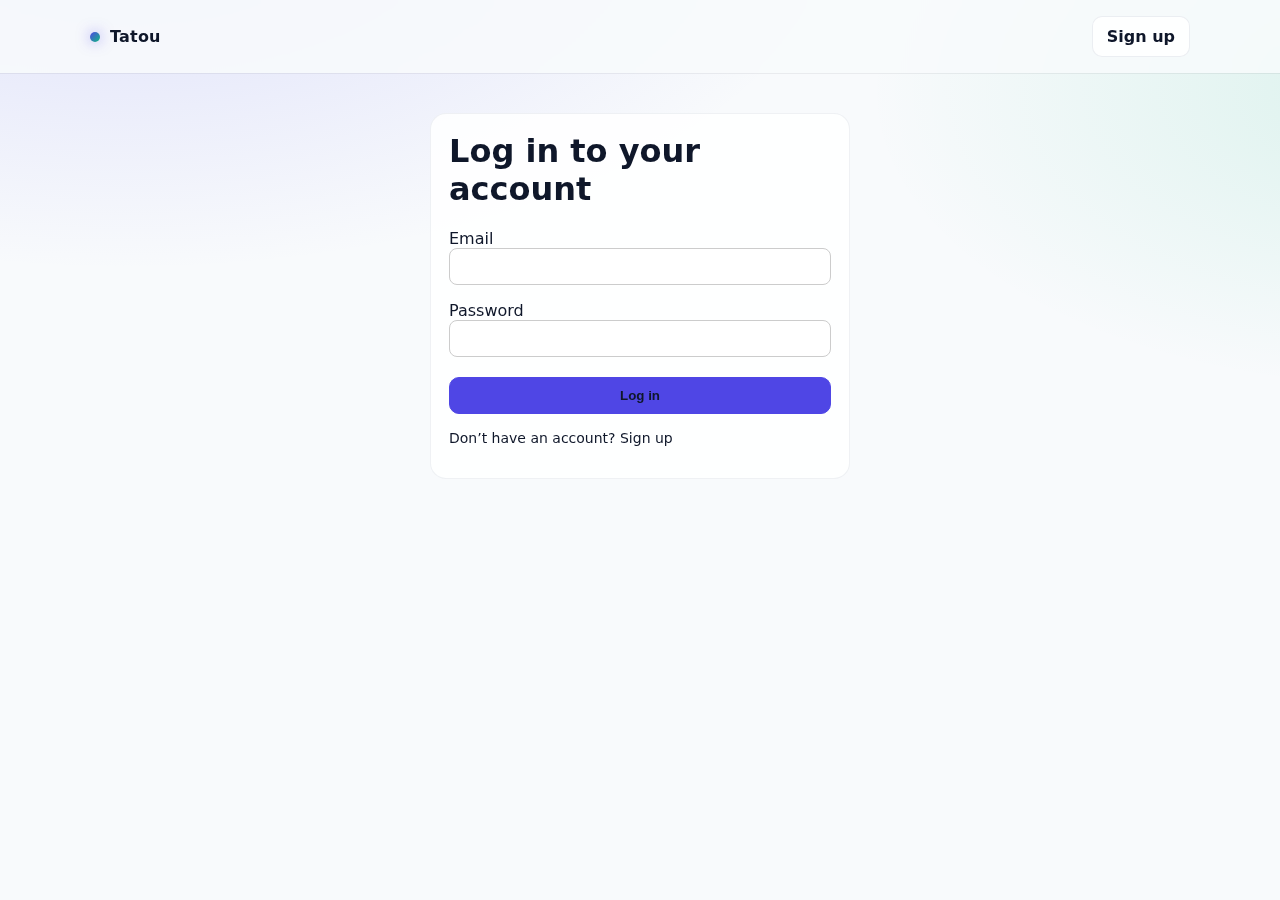
<file: server/src/static/documents.html>
<!doctype html>
<html lang="en">
<head>
  <meta charset="utf-8" />
  <meta name="viewport" content="width=device-width, initial-scale=1" />
  <title>My Documents • Tatou</title>
  <link rel="stylesheet" href="style.css">
</head>
<body>
  <header>
    <div class="container nav">
      <a href="index.html" class="brand">
        <span class="brand__dot"></span>
        <span>Tatou</span>
      </a>
      <nav class="nav__links">
        <button id="logoutBtn" class="btn" type="button">Log out</button>
      </nav>
    </div>
  </header>

  <main class="container" style="padding-bottom:40px;">
    <section class="card" style="margin:20px 0;">
      <h1 style="margin:0 0 12px;">My documents</h1>
      <div style="display:flex;gap:12px;align-items:center;flex-wrap:wrap;">
        <form id="uploadForm" enctype="multipart/form-data" style="display:flex;gap:10px;align-items:center;flex-wrap:wrap;">
          <input type="file" id="file" name="file" accept="application/pdf" required>
          <input type="text" id="name" name="name" placeholder="Document name" required>
          <button class="btn btn--primary" type="submit">Upload PDF</button>
        </form>
        <span id="status" class="muted"></span>
      </div>
    </section>

    <section class="card">
      <div style="display:flex;justify-content:space-between;align-items:center;">
        <h2 style="margin:0 0 8px;">Documents</h2>
        <button class="btn" id="refreshBtn" type="button">Refresh</button>
      </div>
      <div class="table-wrap">
        <table class="table" id="docsTable" aria-label="Your documents">
          <thead>
            <tr>
              <th style="width:80px;">ID</th>
              <th>Name</th>
              <th>Created</th>
              <th>Size</th>
              <th>SHA-256</th>
              <th>Actions</th>
            </tr>
          </thead>
          <tbody id="docsBody">
            <tr><td colspan="6" class="muted">Loading…</td></tr>
          </tbody>
        </table>
      </div>
    </section>

    <div id="modal" class="modal" hidden>
      <div class="modal__card card" role="dialog" aria-modal="true" aria-labelledby="modalTitle">
        <div style="display:flex;justify-content:space-between;align-items:center;gap:8px;">
          <h3 id="modalTitle" style="margin:0;">Details</h3>
          <button class="btn" id="modalClose" type="button">Close</button>
        </div>
        <div id="modalContent" style="margin-top:10px;"></div>
      </div>
    </div>
  </main>

  <script>
    const token = localStorage.getItem('authToken');
    if (!token) window.location.href = 'login.html';

    function apiFetch(path, options = {}) {
      const headers = new Headers(options.headers || {});
      headers.set('Authorization', 'Bearer ' + token);
      return fetch(path, { ...options, headers });
    }
    function apiFetchJSON(path, method, obj){
      return apiFetch(path, {
        method: method,
        headers: { 'Content-Type': 'application/json' },
        body: JSON.stringify(obj)
      });
    }

    let methodsCache = null;
    async function loadMethods(){
      if (methodsCache) return methodsCache;
      const r = await apiFetch('/api/get-watermarking-methods');
      if (!r.ok) throw new Error('Failed to fetch methods');
      const data = await r.json();
      methodsCache = (data.methods || []).map(m => ({ name: m.name, description: m.description }));
      return methodsCache;
    }

    const docsBody = document.getElementById('docsBody');
    const statusEl = document.getElementById('status');
    const modal = document.getElementById('modal');
    const modalContent = document.getElementById('modalContent');
    const modalTitle = document.getElementById('modalTitle');
    document.getElementById('modalClose').onclick = () => modal.hidden = true;

    function humanSize(bytes){
      const units = ['B','KB','MB','GB'];
      let i=0, n=Number(bytes)||0; while(n>=1024 && i<units.length-1){n/=1024; i++;}
      return n.toFixed(n<10 && i>0 ? 1 : 0)+' '+units[i];
    }
    function escapeHtml(str){
      return String(str ?? '').replace(/[&<>"']/g, s => ({'&':'&amp;','<':'&lt;','>':'&gt;','"':'&quot;','\'':'&#39;'}[s]));
    }
    function openModal(title, html){
      const main = document.querySelector('main');
      if (modal.parentElement !== main) main.appendChild(modal);
      modalTitle.textContent = title;
      modalContent.innerHTML = html;
      modal.hidden = false;
    }

    async function loadDocuments(){
      docsBody.innerHTML = '<tr><td colspan="6" class="muted">Loading…</td></tr>';
      try {
        const resp = await apiFetch('/api/list-documents');
        if (!resp.ok) {
          const err = await resp.json().catch(()=>({}));
          throw new Error(err.error || err.message || 'HTTP '+resp.status);
        }
        const data = await resp.json();
        const rows = (data.documents || []).map(doc => {
          const created = doc.creation ? new Date(doc.creation).toLocaleString() : '';
          return `<tr>
            <td>${doc.id}</td>
            <td>${escapeHtml(doc.name)}</td>
            <td>${created}</td>
            <td>${humanSize(doc.size)}</td>
            <td class="mono" title="${doc.sha256}">${doc.sha256?.slice(0,10)}…</td>
            <td>
              <div class="row-actions">
                <button class="btn" data-action="view" data-id="${doc.id}">View</button>
                <button class="btn" data-action="versions" data-id="${doc.id}">Versions</button>
                <button class="btn" data-action="watermark" data-id="${doc.id}">Watermark</button>
                <button class="btn" data-action="readwm" data-id="${doc.id}">Read watermark</button>
                <button class="btn" data-action="delete" data-id="${doc.id}">Delete</button>
              </div>
            </td>
          </tr>`
        }).join('');
        docsBody.innerHTML = rows || '<tr><td colspan="6" class="muted">No documents yet. Upload one above.</td></tr>';
      } catch (e) {
        docsBody.innerHTML = `<tr><td colspan="6" class="error">Failed to load: ${escapeHtml(e.message)}</td></tr>`;
      }
    }

    document.getElementById('uploadForm').addEventListener('submit', async (e) => {
      e.preventDefault();
      statusEl.textContent = 'Uploading…';
      const fd = new FormData(e.currentTarget);
      try {
        const resp = await apiFetch('/api/upload-document', { method: 'POST', body: fd });
        if (!resp.ok) {
          const err = await resp.json().catch(()=>({}));
          throw new Error(err.message || resp.statusText);
        }
        statusEl.textContent = 'Uploaded successfully';
        document.getElementById('uploadForm').reset();
        await loadDocuments();
      } catch (err) {
        statusEl.textContent = 'Upload failed: ' + err.message;
      } finally {
        setTimeout(()=> statusEl.textContent = '', 3000);
      }
    });

    document.getElementById('docsTable').addEventListener('click', async (e) => {
      const btn = e.target.closest('button[data-action]');
      if (!btn) return;
      const id = btn.getAttribute('data-id');
      const action = btn.getAttribute('data-action');
      try {
        if (action === 'delete') {
          if (!confirm('Delete document #' + id + '?')) return;
          const resp = await apiFetch('/api/delete-document/' + id, { method: 'DELETE' });
          if (!resp.ok) {
            const err = await resp.json().catch(()=>({}));
            throw new Error(err.error || err.message || 'HTTP ' + resp.status);
          }
          await loadDocuments();
        }
        if (action === 'view') {
          const r = await apiFetch('/api/get-document/' + id);
          if (!r.ok) {
            const err = await r.json().catch(()=>({}));
            throw new Error(err.error || err.message || 'HTTP ' + r.status);
          }
          const blob = await r.blob();
          const url = URL.createObjectURL(blob);
          window.open(url, '_blank');
          setTimeout(()=> URL.revokeObjectURL(url), 60_000);
        }
        if (action === 'versions') {
          const r = await apiFetch('/api/list-versions/' + id);
          if (!r.ok) {
            const err = await r.json().catch(()=>({}));
            throw new Error(err.error || err.message || 'HTTP ' + r.status);
          }
          const data = await r.json();
          const list = (data.versions||[]).map(v => `
            <li class="list-row">
              <div>
                <div><strong>Link:</strong> <a href="api/get-version/${escapeHtml(v.link)}">${escapeHtml(v.link)}</a></div>
                <div class="muted small">Method: ${escapeHtml(v.method || '')} • Intended for: ${escapeHtml(v.intended_for || '')}</div>
              </div>
              <div class="row-actions">
                <button class="btn" data-open-version="${v.link}">Open</button>
              </div>
            </li>`).join('');
          openModal('Watermarked versions for #' + id, `<ul class="list">${list || '<li class=muted>No versions yet.</li>'}</ul>`);
        }
        if (action === 'watermark') {
          openCreateWatermarkForm(id);
        }
        if (action === 'readwm') {
          openReadWatermarkForm(id);
        }
      } catch (err) {
        alert('Action failed: ' + err.message);
      }
    });

    async function openCreateWatermarkForm(documentId){
      const methods = await loadMethods();
      const options = methods.map(m => `<option value="${escapeHtml(m.name)}">${escapeHtml(m.name)} — ${escapeHtml(m.description||'')}</option>`).join('');
      openModal('Create watermark for #' + documentId, `
        <form id="createWmForm" class="form-vertical">
          <label>Method<select name="method" required><option value="" disabled selected>Select a method</option>${options}</select></label>
          <label>Position<input name="position" placeholder="Position"></label>
          <label>Key<input name="key" placeholder="Reader key" required></label>
          <label>Secret<input name="secret" placeholder="Secret embedded in WM" required></label>
          <label>Intended for<input name="intended_for" placeholder="Recipient or purpose"></label>
          <div class="row-actions">
            <button class="btn" type="button" id="cancelCreate">Cancel</button>
            <button class="btn btn--primary" type="submit">Create</button>
          </div>
        </form>
      `);
      document.getElementById('cancelCreate').onclick = () => { modal.hidden = true; };
      document.getElementById('createWmForm').addEventListener('submit', async (e) => {
        e.preventDefault();
        const fd = new FormData(e.currentTarget);
        const payload = Object.fromEntries(fd.entries());
        try {
          const r = await apiFetchJSON(`/api/create-watermark/${documentId}`, 'POST', payload);
          if (!r.ok) {
            const err = await r.json().catch(()=>({}));
            throw new Error(err.error || err.message || 'HTTP ' + r.status);
          }
          const data = await r.json();
          openModal('Watermark created', `<p>Version created for document <strong>#${data.documentid}</strong>.</p>
            <p><strong>Link:</strong> <code class="mono">${escapeHtml(data.link)}</code></p>
            <div class="row-actions"><button class="btn" data-open-version="${data.link}">Open version</button></div>`);
        } catch(err){
          alert('Create failed: ' + err.message);
        }
      });
    }

    async function openReadWatermarkForm(documentId){
      const methods = await loadMethods();
      const options = methods.map(m => `<option value="${escapeHtml(m.name)}">${escapeHtml(m.name)} — ${escapeHtml(m.description||'')}</option>`).join('');
      openModal('Read watermark for #' + documentId, `
        <form id="readWmForm" class="form-vertical">
          <label>Version Link<input name="link" placeholder="Enter watermarked version link (e.g., abc123def456...)" required></label>
          <label>Method<select name="method" required><option value="" disabled selected>Select a method</option>${options}</select></label>
          <label>Position<input name="position" placeholder="Position"></label>
          <label>Key<input name="key" placeholder="Reader key" required></label>
          <div class="row-actions">
            <button class="btn" type="button" id="cancelRead">Cancel</button>
            <button class="btn btn--primary" type="submit">Read</button>
          </div>
        </form>
      `);
      document.getElementById('cancelRead').onclick = () => { modal.hidden = true; };
      document.getElementById('readWmForm').addEventListener('submit', async (e) => {
        e.preventDefault();
        const fd = new FormData(e.currentTarget);
        const payload = Object.fromEntries(fd.entries());
        const link = payload.link;
        delete payload.link;
        try {
          const r = await apiFetchJSON(`/api/read-watermark-by-link/${encodeURIComponent(link)}`, 'POST', payload);
          if (!r.ok) {
            const err = await r.json().catch(()=>({}));
            throw new Error(err.error || err.message || 'HTTP ' + r.status);
          }
          const data = await r.json();
          openModal('Watermark data', `
            <div class="form-vertical">
              <div><strong>Link:</strong> <code class="mono">${escapeHtml(data.link)}</code></div>
              <div><strong>Method:</strong> ${escapeHtml(data.method)}</div>
              <div><strong>Position:</strong> ${escapeHtml(data.position || 'N/A')}</div>
              <div><strong>Secret:</strong> <pre class="pre">${escapeHtml(data.secret)}</pre></div>
            </div>
          `);        
        } catch(err){
          alert('Read failed: ' + err.message);
        }
      });
    }

    modal.addEventListener('click', async (e) => {
      const btn = e.target.closest('button[data-open-version]');
      if (!btn) return;
      const link = btn.getAttribute('data-open-version');
      try {
        const r = await apiFetch('/api/get-version/' + encodeURIComponent(link));
        if (!r.ok) {
          const err = await r.json().catch(()=>({}));
          throw new Error(err.error || err.message || 'HTTP ' + r.status);
        }
        const blob = await r.blob();
        const url = URL.createObjectURL(blob);
        window.open(url, '_blank');
        setTimeout(()=> URL.revokeObjectURL(url), 60_000);
      } catch (err) {
        alert('Open failed: ' + err.message);
      }
    });

    document.getElementById('refreshBtn').onclick = loadDocuments;
    document.getElementById('logoutBtn').onclick = () => { localStorage.removeItem('authToken'); window.location.href = 'login.html'; };

    loadDocuments();
  </script>
</body>
</html>
</file>
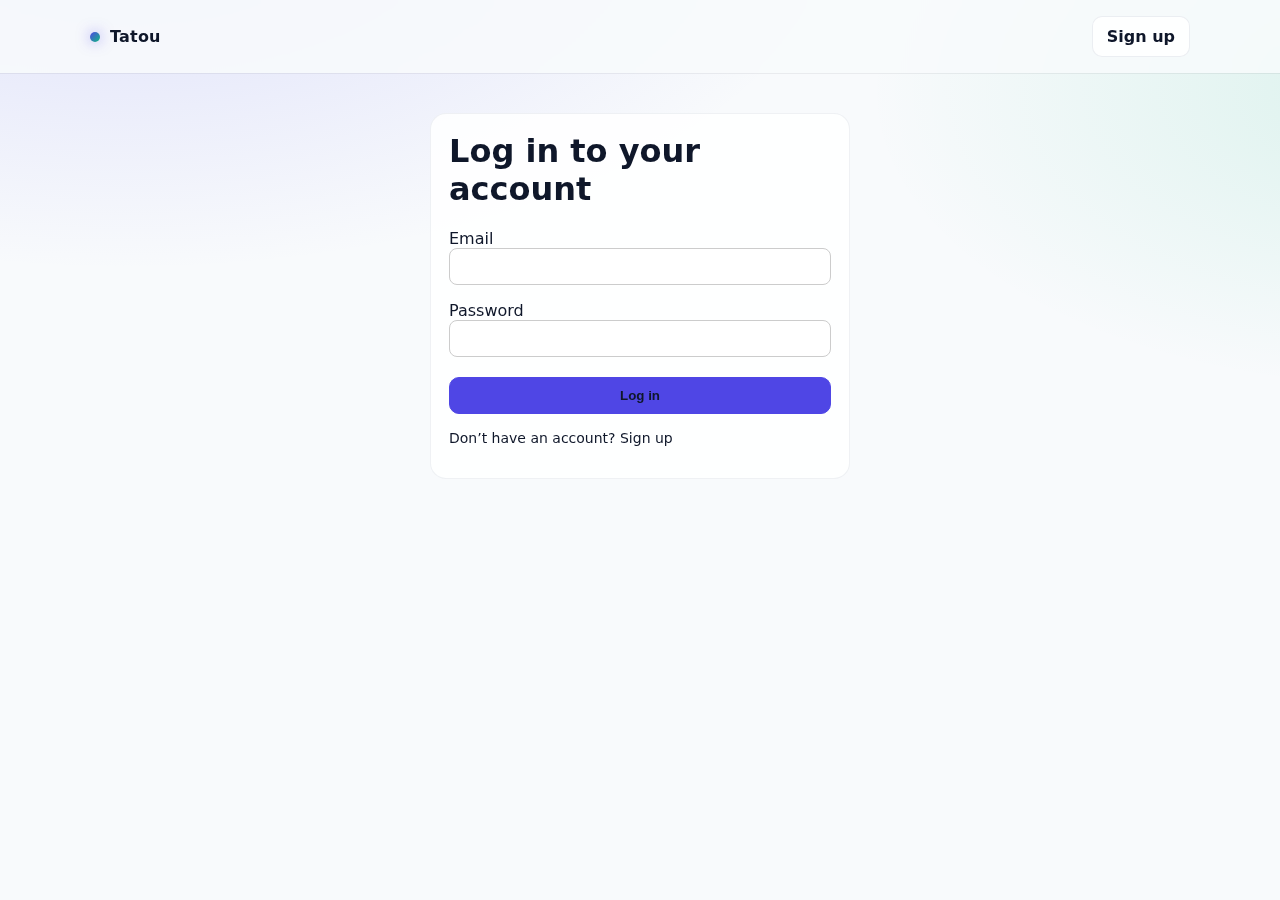
<file: server/src/static/login.html>
<!doctype html>
<html lang="en">
<head>
  <meta charset="utf-8" />
  <meta name="viewport" content="width=device-width, initial-scale=1" />
  <title>Login • Tatou</title>
  <link rel="stylesheet" href="style.css">
</head>
<body>
  <header>
    <div class="container nav">
      <a href="index.html" class="brand">
        <span class="brand__dot"></span>
        <span>Tatou</span>
      </a>
      <nav class="nav__links">
        <a class="btn" href="signup.html">Sign up</a>
      </nav>
    </div>
  </header>

  <main class="container">
    <section class="card" style="max-width:420px;margin:40px auto;">
      <h1 style="margin-top:0;">Log in to your account</h1>
      <form id="loginForm" method="post">
        <div style="margin-bottom:16px;">
          <label for="email">Email</label><br>
          <input type="email" id="email" name="email" required style="width:100%;padding:10px;border-radius:8px;border:1px solid #ccc;">
        </div>
        <div style="margin-bottom:20px;">
          <label for="password">Password</label><br>
          <input type="password" id="password" name="password" required style="width:100%;padding:10px;border-radius:8px;border:1px solid #ccc;">
        </div>
        <button class="btn btn--primary" type="submit" style="width:100%;">Log in</button>
      </form>
      <p style="margin-top:16px;font-size:14px;">Don’t have an account? <a href="signup.html">Sign up</a></p>
    </section>
  </main>

 <script>
  (function() {
    const token = localStorage.getItem('authToken');
    if (token) {
      window.location.href = 'documents.html';
    }
  })();
  const form = document.getElementById('loginForm');
  form.addEventListener('submit', async (e) => {
    e.preventDefault();
    const data = {
      email: form.email.value,
      password: form.password.value
    };
    try {
      const resp = await fetch('/api/login', {
        method: 'POST',
        headers: { 'Content-Type': 'application/json' },
        body: JSON.stringify(data)
      });
      if (!resp.ok) {
        const err = await resp.json().catch(() => ({}));
        alert('Error: ' + (err.message || resp.statusText));
        return;
      }
      const result = await resp.json();
      localStorage.setItem('authToken', result.token);
      alert('Welcome back!');
      window.location.href = 'documents.html';
    } catch (err) {
      alert('Network error: ' + err.message);
    }
  });
 </script>
</body>
</html>
</file>
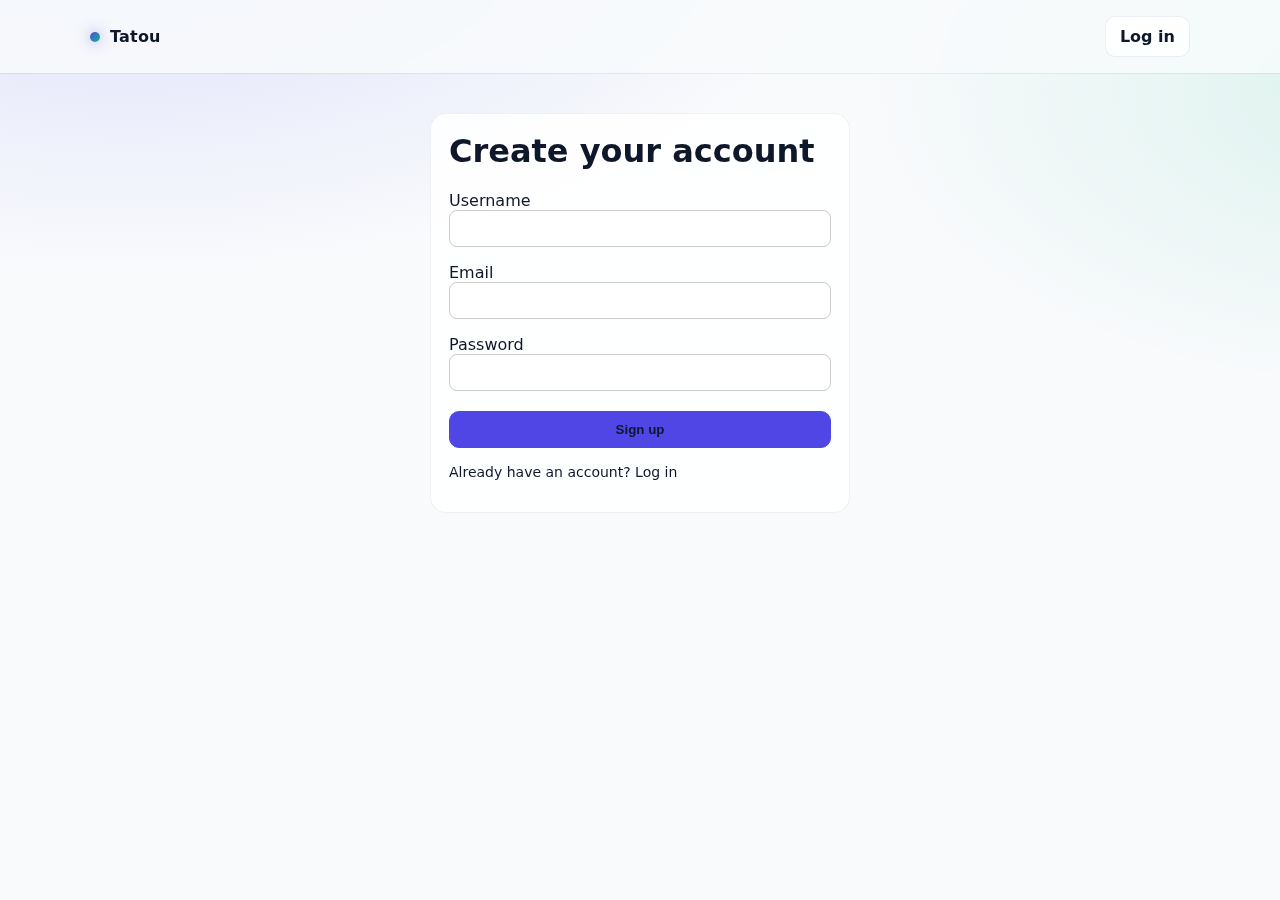
<file: server/src/static/signup.html>
<!doctype html>
<html lang="en">
<head>
  <meta charset="utf-8" />
  <meta name="viewport" content="width=device-width, initial-scale=1" />
  <title>Sign up • Tatou</title>
  <link rel="stylesheet" href="style.css">
</head>
<body>
  <header>
    <div class="container nav">
      <a href="index.html" class="brand">
        <span class="brand__dot"></span>
        <span>Tatou</span>
      </a>
      <nav class="nav__links">
        <a class="btn" href="login.html">Log in</a>
      </nav>
    </div>
  </header>

  <main class="container">
    <section class="card" style="max-width:420px;margin:40px auto;">
      <h1 style="margin-top:0;">Create your account</h1>
      <form id="signupForm" method="post">
        <div style="margin-bottom:16px;">
          <label for="login">Username</label><br>
          <input type="text" id="login" name="login" required style="width:100%;padding:10px;border-radius:8px;border:1px solid #ccc;">
        </div>
        <div style="margin-bottom:16px;">
          <label for="email">Email</label><br>
          <input type="email" id="email" name="email" required style="width:100%;padding:10px;border-radius:8px;border:1px solid #ccc;">
        </div>
        <div style="margin-bottom:20px;">
          <label for="password">Password</label><br>
          <input type="password" id="password" name="password" required style="width:100%;padding:10px;border-radius:8px;border:1px solid #ccc;">
        </div>
        <button class="btn btn--primary" type="submit" style="width:100%;">Sign up</button>
      </form>
      <p style="margin-top:16px;font-size:14px;">Already have an account? <a href="login.html">Log in</a></p>
    </section>
  </main>

  <script>
    const form = document.getElementById('signupForm');
    form.addEventListener('submit', async (e) => {
      e.preventDefault();
      const data = {
        login: form.login.value,
        email: form.email.value,
        password: form.password.value
      };
      try {
        const resp = await fetch('/api/create-user', {
          method: 'POST',
          headers: { 'Content-Type': 'application/json' },
          body: JSON.stringify(data)
        });
        if (!resp.ok) {
          const err = await resp.json().catch(() => ({}));
          alert('Error: ' + (err.message || resp.statusText));
          return;
        }
        const result = await resp.json();
        alert('Account created! Welcome ' + result.login);
        window.location.href = 'login.html';
      } catch (err) {
        alert('Network error: ' + err.message);
      }
    });
  </script>
</body>
</html>
</file>
<file: server/src/static/style.css>
:root {
      --bg: #0f172a;        /* slate-900 */
      --panel: #111827;     /* gray-900 */
      --muted: #94a3b8;     /* slate-400 */
      --text: #e5e7eb;      /* gray-200 */
      --brand: #4f46e5;     /* indigo-600 */
      --brand-600: #4338ca;
      --ring: 0 0 0 3px rgba(79,70,229,.35);
      --radius: 16px;
    }
    @media (prefers-color-scheme: light) {
      :root { --bg: #f8fafc; --panel:#ffffff; --text:#0f172a; --muted:#475569; }
      header { box-shadow: 0 1px 0 rgba(2,6,23,.06); }
    }
    * { box-sizing: border-box; }
    html, body { height: 100%; }
    body {
      margin: 0; font-family: ui-sans-serif, system-ui, -apple-system, Segoe UI, Roboto, Ubuntu, Cantarell, Noto Sans, Arial, "Apple Color Emoji", "Segoe UI Emoji";
      background: radial-gradient(1200px 600px at 10% -10%, rgba(99,102,241,.18), transparent 60%),
                  radial-gradient(900px 500px at 110% 10%, rgba(16,185,129,.12), transparent 60%), var(--bg);
      color: var(--text);
      display: flex; flex-direction: column;
    }
    a { color: inherit; text-decoration: none; }
    .container { width: min(1100px, 92%); margin: 0 auto; }

    /* Header */
    header { position: sticky; top: 0; backdrop-filter: saturate(150%) blur(6px); background: color-mix(in oklab, var(--bg) 86%, transparent); z-index: 10; }
    .nav { display: flex; align-items: center; justify-content: space-between; padding: 16px 0; }
    .brand { display: inline-flex; align-items: center; gap: 10px; font-weight: 700; letter-spacing: .2px; }
    .brand__dot { width: 10px; height: 10px; border-radius: 999px; background: linear-gradient(135deg, var(--brand), #10b981); box-shadow: 0 0 14px rgba(79,70,229,.55); }
    .nav__links { display: flex; align-items: center; gap: 12px; }
    .btn { display: inline-flex; align-items: center; justify-content: center; gap: 8px; padding: 10px 14px; border-radius: 10px; border: 1px solid rgba(148,163,184,.18); background: color-mix(in oklab, var(--panel) 86%, transparent); color: var(--text); font-weight: 600; }
    .btn:hover { border-color: rgba(148,163,184,.4); transform: translateY(-1px); transition: .15s ease; }
    .btn--primary { background: var(--brand); border-color: var(--brand); }
    .btn--primary:hover { background: var(--brand-600); box-shadow: var(--ring); }

    /* Hero */
    .hero { display: grid; grid-template-columns: 1.2fr 1fr; gap: 28px; align-items: center; padding: 64px 0 40px; }
    .hero h1 { font-size: clamp(28px, 4vw, 48px); line-height: 1.08; margin: 0 0 12px; letter-spacing: -.3px; }
    .hero p { color: var(--muted); font-size: clamp(14px, 1.8vw, 18px); margin: 0 0 22px; }
    .hero__cta { display: flex; gap: 12px; flex-wrap: wrap; }

    .card {
      background: color-mix(in oklab, var(--panel) 86%, transparent);
      border: 1px solid rgba(148,163,184,.15);
      padding: 18px;
      border-radius: var(--radius);
    }

    .features { display: grid; grid-template-columns: repeat(3, 1fr); gap: 16px; }
    .feature h3 { margin: 8px 0 6px; font-size: 16px; }
    .feature p { margin: 0; color: var(--muted); font-size: 14px; }

    /* Footer */
    footer { padding: 36px 0; color: var(--muted); font-size: 14px; }

    /* Responsive */
    @media (max-width: 860px) {
      .hero { grid-template-columns: 1fr; padding-top: 40px; }
      .features { grid-template-columns: 1fr; }
    }
    
    /* Forms */
.form-vertical { display:block; width:100%; }
.form-vertical label { display:block; font-size:14px; font-weight:500; margin:10px 0 4px; }
.form-vertical input, form select, form textarea { width:100%; padding:10px; border-radius:6px; border:1px solid #cbd5e1; font-size:14px; }
.form-vertical input:focus, form select:focus, form textarea:focus { outline:none; border-color:#4f46e5; box-shadow:0 0 0 2px rgba(79,70,229,0.25); }
.form-vertical button { margin-top:12px; }


/* Utility for grouping inputs */
.form-grid { display:flex; flex-direction:column; gap:12px; }
</file>
